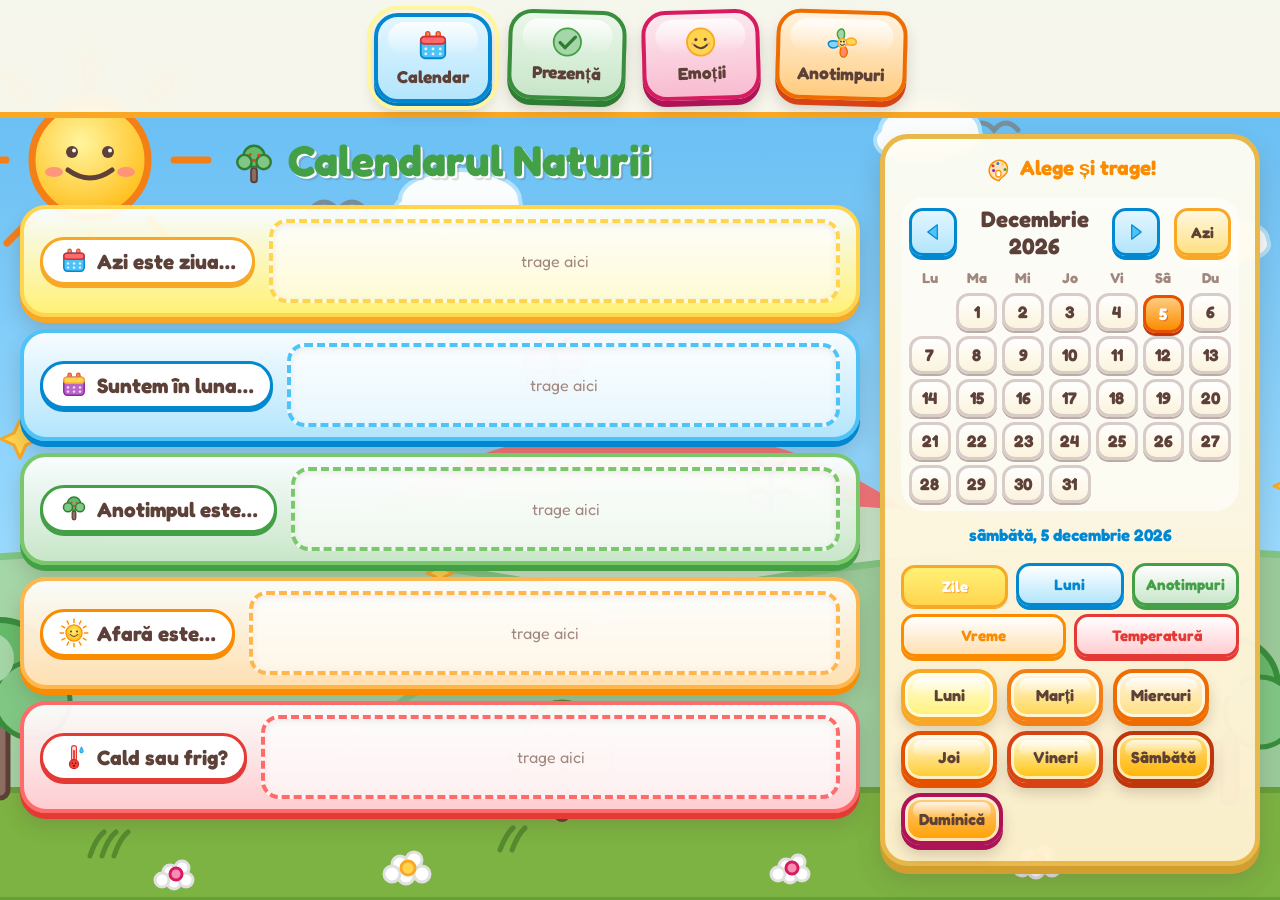
<file: index.html>
<!DOCTYPE html>
<html lang="ro">
<head>
  <meta charset="UTF-8">
  <meta name="viewport" content="width=device-width, initial-scale=1.0">
  <title>Calendarul Naturii — Întâlnirea de dimineață</title>
  <link rel="icon" href="imagini/copac-ico.svg">
  <link rel="stylesheet" href="style.css">
  <script src="script.js" defer></script>
</head>
<body data-pagina="calendar">
  <header class="bara-sus">
    <nav class="meniu" aria-label="Navigație principală">
      <a class="buton-meniu buton-calendar activ" href="index.html" aria-current="page">
        <img src="imagini/calendar-ico.svg" alt="">
        <span>Calendar</span>
      </a>
      <a class="buton-meniu buton-prezenta" href="prezenta.html">
        <img src="imagini/bifa-ico.svg" alt="">
        <span>Prezență</span>
      </a>
      <a class="buton-meniu buton-emotii" href="emotii.html">
        <img src="imagini/fata-zambitoare-ico.svg" alt="">
        <span>Emoții</span>
      </a>
      <a class="buton-meniu buton-anotimpuri" href="anotimpuri.html">
        <img src="imagini/anotimpuri-ico.svg" alt="">
        <span>Anotimpuri</span>
      </a>
    </nav>
  </header>

  <main class="continut">
    <section class="zona-principala" aria-label="Calendarul naturii">
      <h1 class="titlu"><img class="ico-titlu" src="imagini/copac-ico.svg" alt="">Calendarul Naturii</h1>

      <div class="zona-propozitii">
        <div class="propozitie tema-galben">
          <span class="eticheta"><img src="imagini/calendar-ico.svg" alt="">Azi este ziua…</span>
          <div class="zona-drop" data-categorie="zi" aria-label="Ziua săptămânii">
            <span class="text-ajutor">trage aici</span>
          </div>
        </div>

        <div class="propozitie tema-albastru">
          <span class="eticheta"><img src="imagini/calendar-luni-ico.svg" alt="">Suntem în luna…</span>
          <div class="zona-drop" data-categorie="luna" aria-label="Luna anului">
            <span class="text-ajutor">trage aici</span>
          </div>
        </div>

        <div class="propozitie tema-verde">
          <span class="eticheta"><img src="imagini/copac-ico.svg" alt="">Anotimpul este…</span>
          <div class="zona-drop" data-categorie="anotimp" aria-label="Anotimpul">
            <span class="text-ajutor">trage aici</span>
          </div>
        </div>

        <div class="propozitie tema-portocaliu">
          <span class="eticheta"><img src="imagini/soare.svg" alt="">Afară este…</span>
          <div class="zona-drop" data-categorie="vreme" aria-label="Vremea de afară">
            <span class="text-ajutor">trage aici</span>
          </div>
        </div>

        <div class="propozitie tema-rosu">
          <span class="eticheta"><img src="imagini/cald.svg" alt="">Cald sau frig?</span>
          <div class="zona-drop" data-categorie="temperatura" aria-label="Temperatura">
            <span class="text-ajutor">trage aici</span>
          </div>
        </div>
      </div>
    </section>

    <aside class="panou-lateral" aria-label="Alege data și cartonașele de tras">
      <h2 class="titlu-panou"><img class="ico-panou" src="imagini/paleta-ico.svg" alt="">Alege și trage!</h2>

      <div class="panou-data">
        <div class="cap-data">
          <button type="button" class="sageata" id="luna-anterioara" aria-label="Luna anterioară">
            <img src="imagini/sageata-ico.svg" alt="" class="inversat">
          </button>
          <h3 class="titlu-data" id="titlu-data"></h3>
          <button type="button" class="sageata" id="luna-urmatoare" aria-label="Luna următoare">
            <img src="imagini/sageata-ico.svg" alt="">
          </button>
          <button type="button" class="buton-azi" id="buton-azi">Azi</button>
        </div>
        <div class="grila-zile" id="grila-zile"></div>
      </div>

      <p class="subtitlu-data" id="subtitlu-data"></p>

      <div class="file-carti" role="tablist">
        <button type="button" class="fila tema-galben activ" data-fila="zi">Zile</button>
        <button type="button" class="fila tema-albastru" data-fila="luna">Luni</button>
        <button type="button" class="fila tema-verde" data-fila="anotimp">Anotimpuri</button>
        <button type="button" class="fila tema-portocaliu" data-fila="vreme">Vreme</button>
        <button type="button" class="fila tema-rosu" data-fila="temperatura">Temperatură</button>
      </div>

      <div class="grup-fila" data-fila="zi">
        <div class="carti">
          <button type="button" class="card" data-categorie="zi" data-valoare="luni" draggable="true"><span class="nume">Luni</span></button>
          <button type="button" class="card" data-categorie="zi" data-valoare="marti" draggable="true"><span class="nume">Marți</span></button>
          <button type="button" class="card" data-categorie="zi" data-valoare="miercuri" draggable="true"><span class="nume">Miercuri</span></button>
          <button type="button" class="card" data-categorie="zi" data-valoare="joi" draggable="true"><span class="nume">Joi</span></button>
          <button type="button" class="card" data-categorie="zi" data-valoare="vineri" draggable="true"><span class="nume">Vineri</span></button>
          <button type="button" class="card" data-categorie="zi" data-valoare="sambata" draggable="true"><span class="nume">Sâmbătă</span></button>
          <button type="button" class="card" data-categorie="zi" data-valoare="duminica" draggable="true"><span class="nume">Duminică</span></button>
        </div>
      </div>

      <div class="grup-fila" data-fila="luna" hidden>
        <div class="carti">
          <button type="button" class="card" data-categorie="luna" data-valoare="ianuarie" draggable="true"><span class="nume">Ianuarie</span></button>
          <button type="button" class="card" data-categorie="luna" data-valoare="februarie" draggable="true"><span class="nume">Februarie</span></button>
          <button type="button" class="card" data-categorie="luna" data-valoare="martie" draggable="true"><span class="nume">Martie</span></button>
          <button type="button" class="card" data-categorie="luna" data-valoare="aprilie" draggable="true"><span class="nume">Aprilie</span></button>
          <button type="button" class="card" data-categorie="luna" data-valoare="mai" draggable="true"><span class="nume">Mai</span></button>
          <button type="button" class="card" data-categorie="luna" data-valoare="iunie" draggable="true"><span class="nume">Iunie</span></button>
          <button type="button" class="card" data-categorie="luna" data-valoare="iulie" draggable="true"><span class="nume">Iulie</span></button>
          <button type="button" class="card" data-categorie="luna" data-valoare="august" draggable="true"><span class="nume">August</span></button>
          <button type="button" class="card" data-categorie="luna" data-valoare="septembrie" draggable="true"><span class="nume">Septembrie</span></button>
          <button type="button" class="card" data-categorie="luna" data-valoare="octombrie" draggable="true"><span class="nume">Octombrie</span></button>
          <button type="button" class="card" data-categorie="luna" data-valoare="noiembrie" draggable="true"><span class="nume">Noiembrie</span></button>
          <button type="button" class="card" data-categorie="luna" data-valoare="decembrie" draggable="true"><span class="nume">Decembrie</span></button>
        </div>
      </div>

      <div class="grup-fila" data-fila="anotimp" hidden>
        <div class="carti">
          <button type="button" class="card" data-categorie="anotimp" data-valoare="primavara" draggable="true">
            <img src="imagini/asset-floare.svg" alt="Primăvara" draggable="false">
            <span class="nume">Primăvara</span>
          </button>
          <button type="button" class="card" data-categorie="anotimp" data-valoare="vara" draggable="true">
            <img src="imagini/soare.svg" alt="Vara" draggable="false">
            <span class="nume">Vara</span>
          </button>
          <button type="button" class="card" data-categorie="anotimp" data-valoare="toamna" draggable="true">
            <img src="imagini/asset-frunza.svg" alt="Toamna" draggable="false">
            <span class="nume">Toamna</span>
          </button>
          <button type="button" class="card" data-categorie="anotimp" data-valoare="iarna" draggable="true">
            <img src="imagini/asset-fulg.svg" alt="Iarna" draggable="false">
            <span class="nume">Iarna</span>
          </button>
        </div>
      </div>

      <div class="grup-fila" data-fila="vreme" hidden>
        <div class="carti">
          <button type="button" class="card" data-categorie="vreme" data-valoare="soare" draggable="true">
            <img src="imagini/soare.svg" alt="Soare" draggable="false">
            <span class="nume">Soare</span>
          </button>
          <button type="button" class="card" data-categorie="vreme" data-valoare="partial-nor" draggable="true">
            <img src="imagini/partial-nor.svg" alt="Parțial înnorat" draggable="false">
            <span class="nume">Parțial înnorat</span>
          </button>
          <button type="button" class="card" data-categorie="vreme" data-valoare="noros" draggable="true">
            <img src="imagini/noros.svg" alt="Înnorat" draggable="false">
            <span class="nume">Înnorat</span>
          </button>
          <button type="button" class="card" data-categorie="vreme" data-valoare="ploua" draggable="true">
            <img src="imagini/ploaie.svg" alt="Plouă" draggable="false">
            <span class="nume">Plouă</span>
          </button>
          <button type="button" class="card" data-categorie="vreme" data-valoare="ninge" draggable="true">
            <img src="imagini/zapada.svg" alt="Ninge" draggable="false">
            <span class="nume">Ninge</span>
          </button>
          <button type="button" class="card" data-categorie="vreme" data-valoare="vant" draggable="true">
            <img src="imagini/vant.svg" alt="Vânt" draggable="false">
            <span class="nume">Vânt</span>
          </button>
        </div>
      </div>

      <div class="grup-fila" data-fila="temperatura" hidden>
        <div class="carti">
          <button type="button" class="card" data-categorie="temperatura" data-valoare="cald" draggable="true">
            <img src="imagini/cald.svg" alt="Cald" draggable="false">
            <span class="nume">Cald</span>
          </button>
          <button type="button" class="card" data-categorie="temperatura" data-valoare="frig" draggable="true">
            <img src="imagini/frig.svg" alt="Frig" draggable="false">
            <span class="nume">Frig</span>
          </button>
        </div>
      </div>
    </aside>
  </main>
</body>
</html>
</file>
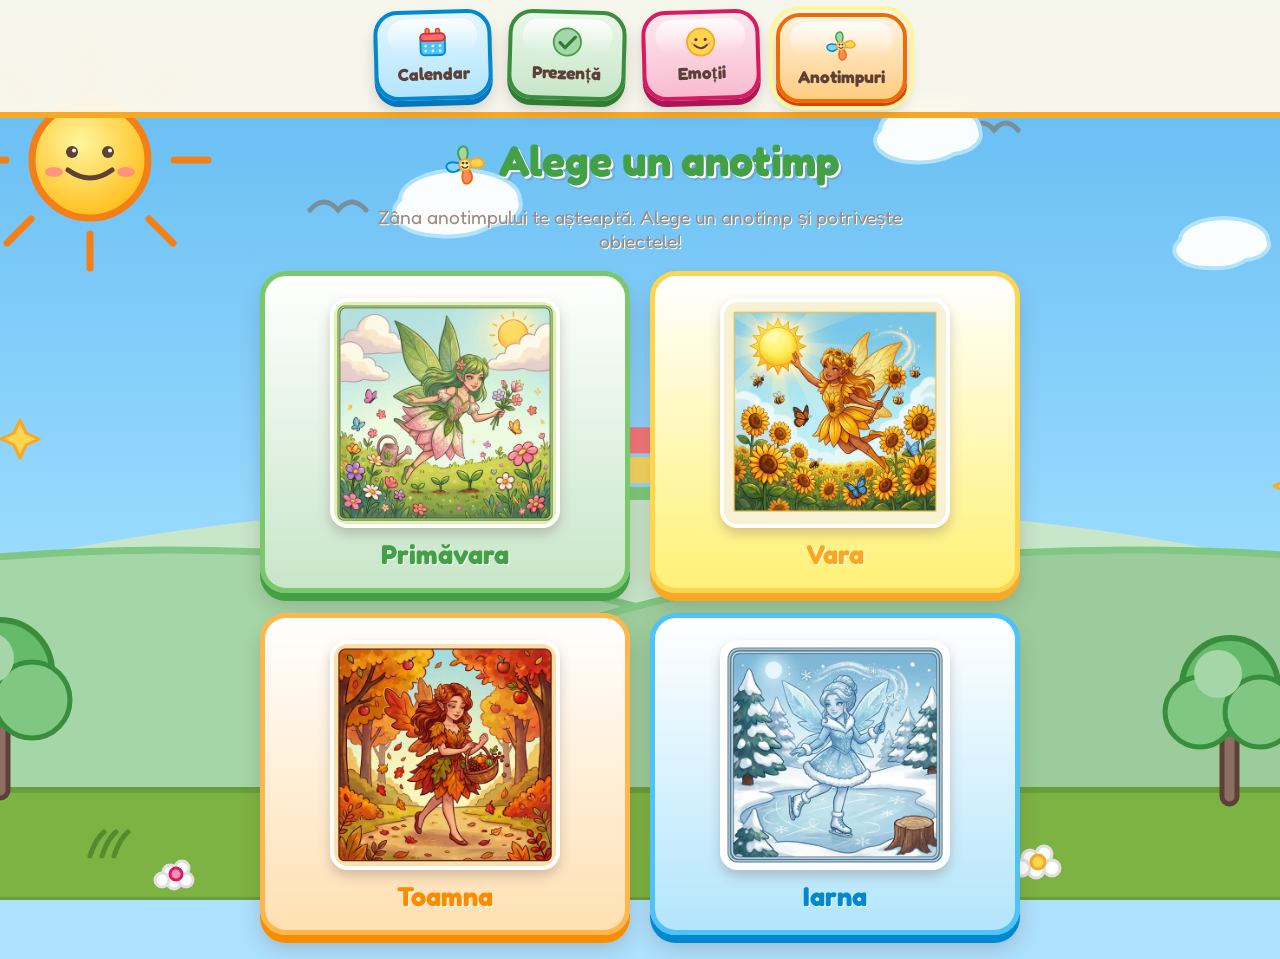
<file: anotimpuri.html>
<!DOCTYPE html>
<html lang="ro">
<head>
  <meta charset="UTF-8">
  <meta name="viewport" content="width=device-width, initial-scale=1.0">
  <title>Anotimpurile — Întâlnirea de dimineață</title>
  <link rel="icon" href="imagini/anotimpuri-ico.svg">
  <link rel="stylesheet" href="style.css">
  <script src="script.js" defer></script>
</head>
<body data-pagina="anotimpuri">
  <header class="bara-sus">
    <nav class="meniu" aria-label="Navigație principală">
      <a class="buton-meniu buton-calendar" href="index.html">
        <img src="imagini/calendar-ico.svg" alt="">
        <span>Calendar</span>
      </a>
      <a class="buton-meniu buton-prezenta" href="prezenta.html">
        <img src="imagini/bifa-ico.svg" alt="">
        <span>Prezență</span>
      </a>
      <a class="buton-meniu buton-emotii" href="emotii.html">
        <img src="imagini/fata-zambitoare-ico.svg" alt="">
        <span>Emoții</span>
      </a>
      <a class="buton-meniu buton-anotimpuri activ" href="anotimpuri.html" aria-current="page">
        <img src="imagini/anotimpuri-ico.svg" alt="">
        <span>Anotimpuri</span>
      </a>
    </nav>
  </header>

  <main class="continut" id="continut-anotimpuri">
    <section class="zona-principala" aria-label="Alege anotimpul" id="view-alegere">
      <h1 class="titlu"><img class="ico-titlu" src="imagini/anotimpuri-ico.svg" alt="">Alege un anotimp</h1>
      <p class="text-intro-alegere">Zâna anotimpului te așteaptă. Alege un anotimp și potrivește obiectele!</p>

      <div class="grid-alegere-anotimp" id="grid-alegere">
        <button type="button" class="alegere-anotimp tema-verde" data-anotimp="primavara">
          <img src="imagini/zana-primavara.jpg" alt="">
          <span>Primăvara</span>
        </button>
        <button type="button" class="alegere-anotimp tema-galben" data-anotimp="vara">
          <img src="imagini/zana-vara.jpg" alt="">
          <span>Vara</span>
        </button>
        <button type="button" class="alegere-anotimp tema-portocaliu" data-anotimp="toamna">
          <img src="imagini/zana-toamna.jpg" alt="">
          <span>Toamna</span>
        </button>
        <button type="button" class="alegere-anotimp tema-albastru" data-anotimp="iarna">
          <img src="imagini/zana-iarna.jpg" alt="">
          <span>Iarna</span>
        </button>
      </div>
    </section>

    <section class="zona-principala" aria-label="Jocul anotimpurilor" id="view-joc" hidden>
      <div class="cap-joc">
        <button type="button" class="buton-inapoi" id="buton-inapoi">
          <img class="ico-inapoi" src="imagini/sageata-ico.svg" alt="" width="18" height="18">
          Schimbă anotimpul
        </button>
        <h1 class="titlu" id="titlu-joc">Primăvara</h1>
      </div>

      <p class="bara-progres" id="bara-progres">
        <img src="imagini/creion-ico.svg" alt="" class="ico-progres">
        <span class="text-progres" id="text-progres">0 din 4 potrivite</span>
        <span class="pista-progres"><span class="umplere-progres" id="umplere-progres"></span></span>
      </p>

      <div class="zona-anotimpuri">
        <div class="zona-drop zona-anotimp" id="zona-joc" data-anotimp="primavara" aria-label="Zona de potrivire">
          <span class="eticheta-anotimp">
            <span id="eticheta-anotimp">Primăvara</span>
          </span>
          <span class="text-ajutor">trage obiectele aici</span>
        </div>
      </div>

      <p class="mesaj-final" id="mesaj-final" hidden>Bravo! Ai potrivit toate obiectele!</p>
      <div class="actiuni-joc">
        <button type="button" class="buton-reset" id="buton-reset" hidden>Joacă din nou</button>
      </div>
    </section>

    <aside class="panou-lateral" id="panou-obiecte" aria-label="Obiectele de potrivit" hidden>
      <h2 class="titlu-panou"><img class="ico-panou" src="imagini/cos-ico.svg" alt="">Căsuța cu obiecte</h2>

      <div class="grup-fila" data-fila="obiecte">
        <div class="carti carti-obiecte" id="carti-obiecte">
          <button type="button" class="card tema-portocaliu" data-anotimp="toamna" data-obiect="mar" draggable="true">
            <img src="imagini/asset-mar.svg" alt="Măr" draggable="false">
            <span class="nume">Măr</span>
          </button>
          <button type="button" class="card tema-portocaliu" data-anotimp="toamna" data-obiect="frunza" draggable="true">
            <img src="imagini/asset-frunza.svg" alt="Frunză" draggable="false">
            <span class="nume">Frunză</span>
          </button>
          <button type="button" class="card tema-portocaliu" data-anotimp="toamna" data-obiect="umbrela" draggable="true">
            <img src="imagini/asset-umbrela.svg" alt="Umbrelă" draggable="false">
            <span class="nume">Umbrelă</span>
          </button>
          <button type="button" class="card tema-portocaliu" data-anotimp="toamna" data-obiect="dovleac" draggable="true">
            <img src="imagini/asset-dovleac.svg" alt="Dovleac" draggable="false">
            <span class="nume">Dovleac</span>
          </button>
          <button type="button" class="card tema-albastru" data-anotimp="iarna" data-obiect="caciula" draggable="true">
            <img src="imagini/asset-caciula.svg" alt="Căciulă" draggable="false">
            <span class="nume">Căciulă</span>
          </button>
          <button type="button" class="card tema-albastru" data-anotimp="iarna" data-obiect="om-zapada" draggable="true">
            <img src="imagini/asset-om-zapada.svg" alt="Om de zăpadă" draggable="false">
            <span class="nume">Om de zăpadă</span>
          </button>
          <button type="button" class="card tema-albastru" data-anotimp="iarna" data-obiect="manusi" draggable="true">
            <img src="imagini/asset-manusi.svg" alt="Mănuși" draggable="false">
            <span class="nume">Mănuși</span>
          </button>
          <button type="button" class="card tema-albastru" data-anotimp="iarna" data-obiect="fulg" draggable="true">
            <img src="imagini/asset-fulg.svg" alt="Fulg de zăpadă" draggable="false">
            <span class="nume">Fulg de zăpadă</span>
          </button>
          <button type="button" class="card tema-verde" data-anotimp="primavara" data-obiect="floare" draggable="true">
            <img src="imagini/asset-floare.svg" alt="Floare" draggable="false">
            <span class="nume">Floare</span>
          </button>
          <button type="button" class="card tema-verde" data-anotimp="primavara" data-obiect="fluture" draggable="true">
            <img src="imagini/asset-fluture.svg" alt="Fluture" draggable="false">
            <span class="nume">Fluture</span>
          </button>
          <button type="button" class="card tema-verde" data-anotimp="primavara" data-obiect="barza" draggable="true">
            <img src="imagini/asset-barza.svg" alt="Barză" draggable="false">
            <span class="nume">Barză</span>
          </button>
          <button type="button" class="card tema-verde" data-anotimp="primavara" data-obiect="zmeu" draggable="true">
            <img src="imagini/asset-zmeu.svg" alt="Zmeu" draggable="false">
            <span class="nume">Zmeu</span>
          </button>
          <button type="button" class="card tema-galben" data-anotimp="vara" data-obiect="inghetata" draggable="true">
            <img src="imagini/asset-inghetata.svg" alt="Înghețată" draggable="false">
            <span class="nume">Înghețată</span>
          </button>
          <button type="button" class="card tema-galben" data-anotimp="vara" data-obiect="minge" draggable="true">
            <img src="imagini/asset-minge.svg" alt="Minge de plajă" draggable="false">
            <span class="nume">Minge de plajă</span>
          </button>
          <button type="button" class="card tema-galben" data-anotimp="vara" data-obiect="ochelari" draggable="true">
            <img src="imagini/asset-ochelari.svg" alt="Ochelari de soare" draggable="false">
            <span class="nume">Ochelari de soare</span>
          </button>
          <button type="button" class="card tema-galben" data-anotimp="vara" data-obiect="pepene" draggable="true">
            <img src="imagini/asset-pepene.svg" alt="Felie de pepene" draggable="false">
            <span class="nume">Felie de pepene</span>
          </button>
        </div>
      </div>
    </aside>
  </main>
</body>
</html>
</file>
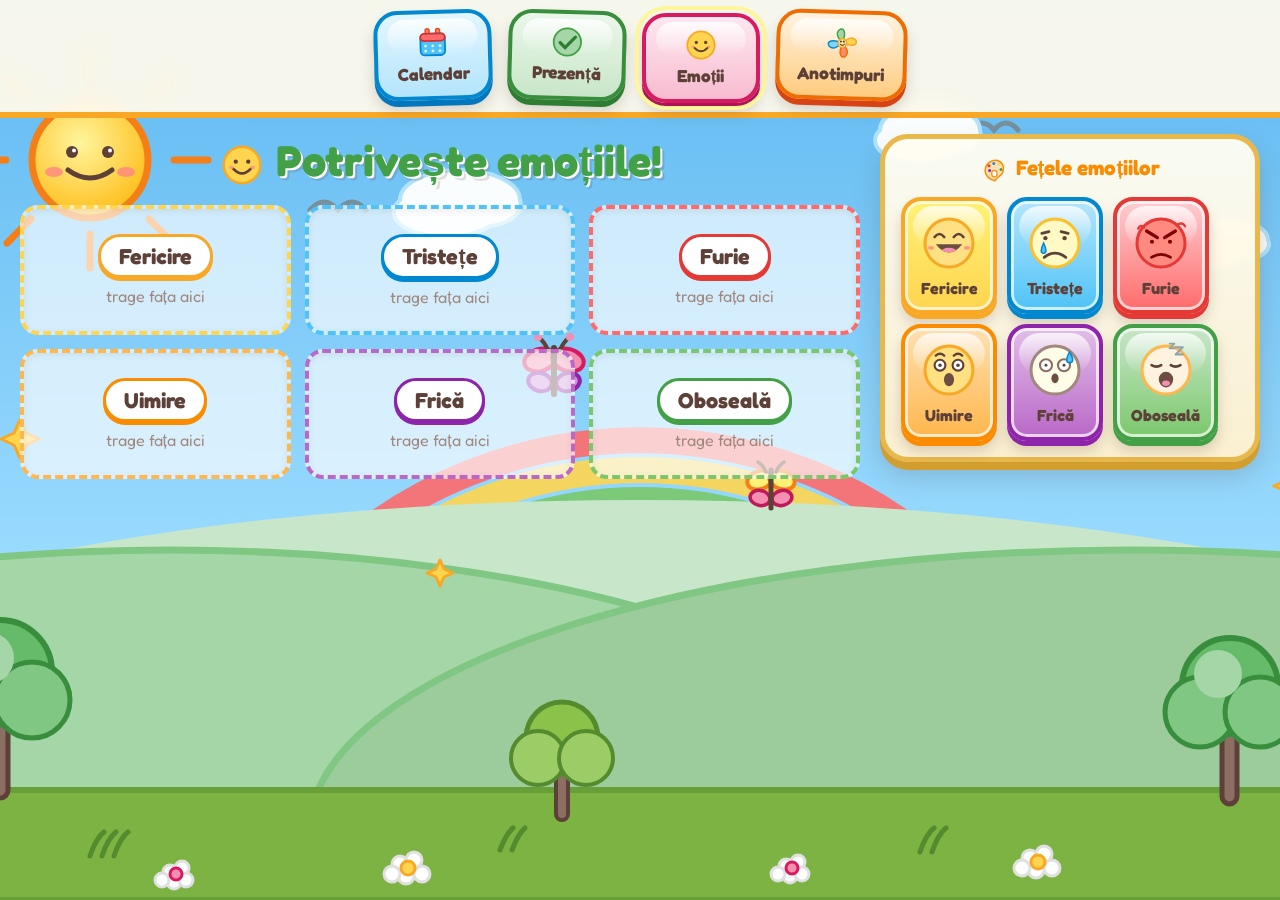
<file: emotii.html>
<!DOCTYPE html>
<html lang="ro">
<head>
  <meta charset="UTF-8">
  <meta name="viewport" content="width=device-width, initial-scale=1.0">
  <title>Emoții — Întâlnirea de dimineață</title>
  <link rel="icon" href="imagini/fata-zambitoare-ico.svg">
  <link rel="stylesheet" href="style.css">
  <script src="script.js" defer></script>
</head>
<body data-pagina="emotii">
  <header class="bara-sus">
    <nav class="meniu" aria-label="Navigație principală">
      <a class="buton-meniu buton-calendar" href="index.html">
        <img src="imagini/calendar-ico.svg" alt="">
        <span>Calendar</span>
      </a>
      <a class="buton-meniu buton-prezenta" href="prezenta.html">
        <img src="imagini/bifa-ico.svg" alt="">
        <span>Prezență</span>
      </a>
      <a class="buton-meniu buton-emotii activ" href="emotii.html" aria-current="page">
        <img src="imagini/fata-zambitoare-ico.svg" alt="">
        <span>Emoții</span>
      </a>
      <a class="buton-meniu buton-anotimpuri" href="anotimpuri.html">
        <img src="imagini/anotimpuri-ico.svg" alt="">
        <span>Anotimpuri</span>
      </a>
    </nav>
  </header>

  <main class="continut">
    <section class="zona-principala" aria-label="Jocul emoțiilor">
      <h1 class="titlu"><img class="ico-titlu" src="imagini/fata-zambitoare-ico.svg" alt="">Potrivește emoțiile!</h1>

      <div class="zona-emotii">
        <div class="zona-drop cutie-emotie tema-galben" data-emotie="fericire">
          <span class="eticheta-emotie">Fericire</span>
          <span class="text-ajutor">trage fața aici</span>
        </div>
        <div class="zona-drop cutie-emotie tema-albastru" data-emotie="tristete">
          <span class="eticheta-emotie">Tristețe</span>
          <span class="text-ajutor">trage fața aici</span>
        </div>
        <div class="zona-drop cutie-emotie tema-rosu" data-emotie="furie">
          <span class="eticheta-emotie">Furie</span>
          <span class="text-ajutor">trage fața aici</span>
        </div>
        <div class="zona-drop cutie-emotie tema-portocaliu" data-emotie="uimire">
          <span class="eticheta-emotie">Uimire</span>
          <span class="text-ajutor">trage fața aici</span>
        </div>
        <div class="zona-drop cutie-emotie tema-violet" data-emotie="frica">
          <span class="eticheta-emotie">Frică</span>
          <span class="text-ajutor">trage fața aici</span>
        </div>
        <div class="zona-drop cutie-emotie tema-verde" data-emotie="oboseala">
          <span class="eticheta-emotie">Oboseală</span>
          <span class="text-ajutor">trage fața aici</span>
        </div>
      </div>

      <p class="mesaj-final" id="mesaj-final" hidden>Bravo! Ați potrivit toate emoțiile!</p>
      <button type="button" class="buton-reset" id="buton-reset" hidden>Joacă din nou</button>
    </section>

    <aside class="panou-lateral" aria-label="Fețele emoțiilor">
      <h2 class="titlu-panou"><img class="ico-panou" src="imagini/paleta-ico.svg" alt="">Fețele emoțiilor</h2>

      <div class="grup-fila" data-fila="fete">
        <div class="carti">
          <button type="button" class="card tema-galben" data-emotie="fericire" draggable="true">
            <img src="imagini/fericire.svg" alt="Fericire" draggable="false">
            <span class="nume">Fericire</span>
          </button>
          <button type="button" class="card tema-albastru" data-emotie="tristete" draggable="true">
            <img src="imagini/tristete.svg" alt="Tristețe" draggable="false">
            <span class="nume">Tristețe</span>
          </button>
          <button type="button" class="card tema-rosu" data-emotie="furie" draggable="true">
            <img src="imagini/furie.svg" alt="Furie" draggable="false">
            <span class="nume">Furie</span>
          </button>
          <button type="button" class="card tema-portocaliu" data-emotie="uimire" draggable="true">
            <img src="imagini/uimire.svg" alt="Uimire" draggable="false">
            <span class="nume">Uimire</span>
          </button>
          <button type="button" class="card tema-violet" data-emotie="frica" draggable="true">
            <img src="imagini/frica.svg" alt="Frică" draggable="false">
            <span class="nume">Frică</span>
          </button>
          <button type="button" class="card tema-verde" data-emotie="oboseala" draggable="true">
            <img src="imagini/oboseala.svg" alt="Oboseală" draggable="false">
            <span class="nume">Oboseală</span>
          </button>
        </div>
      </div>
    </aside>
  </main>
</body>
</html>
</file>
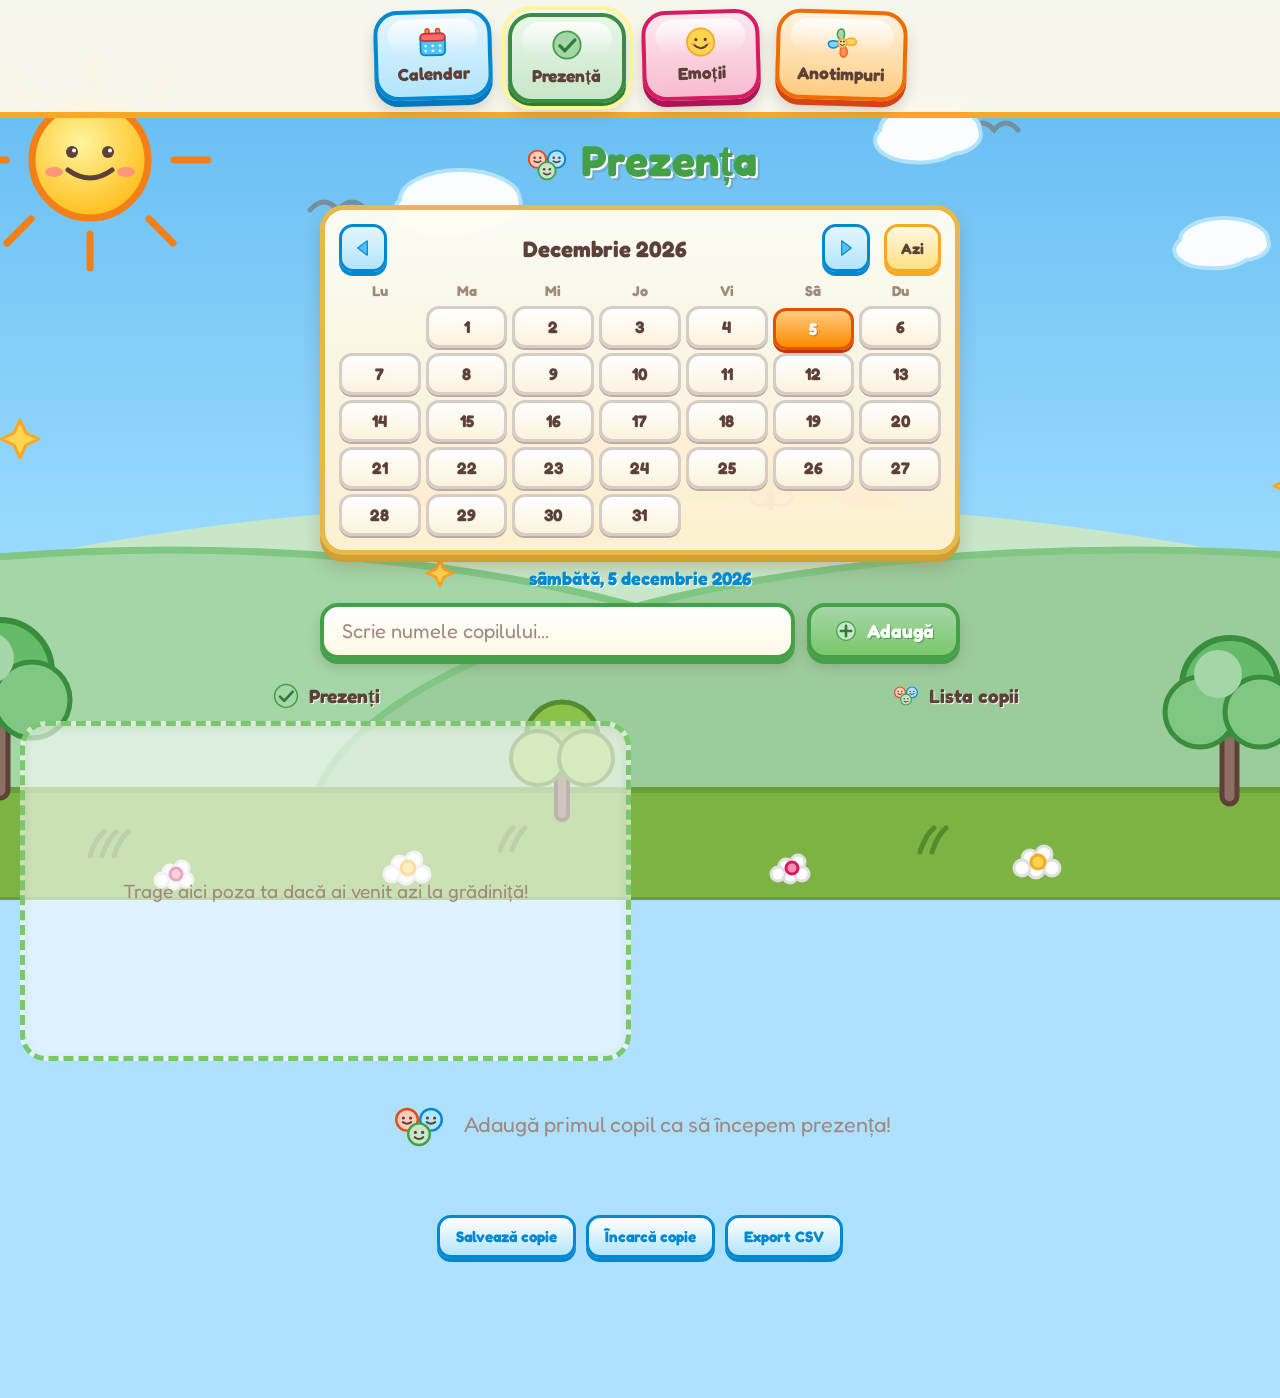
<file: prezenta.html>
<!DOCTYPE html>
<html lang="ro">
<head>
  <meta charset="UTF-8">
  <meta name="viewport" content="width=device-width, initial-scale=1.0">
  <title>Prezență — Întâlnirea de dimineață</title>
  <link rel="icon" href="imagini/bifa-ico.svg">
  <link rel="stylesheet" href="style.css">
  <script src="script.js" defer></script>
</head>
<body data-pagina="prezenta">
  <header class="bara-sus">
    <nav class="meniu" aria-label="Navigație principală">
      <a class="buton-meniu buton-calendar" href="index.html">
        <img src="imagini/calendar-ico.svg" alt="">
        <span>Calendar</span>
      </a>
      <a class="buton-meniu buton-prezenta activ" href="prezenta.html" aria-current="page">
        <img src="imagini/bifa-ico.svg" alt="">
        <span>Prezență</span>
      </a>
      <a class="buton-meniu buton-emotii" href="emotii.html">
        <img src="imagini/fata-zambitoare-ico.svg" alt="">
        <span>Emoții</span>
      </a>
      <a class="buton-meniu buton-anotimpuri" href="anotimpuri.html">
        <img src="imagini/anotimpuri-ico.svg" alt="">
        <span>Anotimpuri</span>
      </a>
    </nav>
  </header>

  <main class="continut continut-prezenta">
    <section class="zona-principala" aria-label="Prezența">
      <h1 class="titlu"><img class="ico-titlu" src="imagini/copii-ico.svg" alt="">Prezența</h1>

      <div class="panou-data">
        <div class="cap-data">
          <button type="button" class="sageata" id="luna-anterioara" aria-label="Luna anterioară">
            <img src="imagini/sageata-ico.svg" alt="" class="inversat">
          </button>
          <h2 class="titlu-data" id="titlu-data"></h2>
          <button type="button" class="sageata" id="luna-urmatoare" aria-label="Luna următoare">
            <img src="imagini/sageata-ico.svg" alt="">
          </button>
          <button type="button" class="buton-azi" id="buton-azi">Azi</button>
        </div>
        <div class="grila-zile" id="grila-zile"></div>
      </div>

      <p class="subtitlu-data" id="subtitlu-data"></p>

      <div class="bara-adaugare">
        <input type="text" id="input-nume" class="input-nume" placeholder="Scrie numele copilului…" maxlength="30" autocomplete="off" aria-label="Numele copilului">
        <button type="button" id="buton-adauga" class="buton-adauga">
          <img src="imagini/plus-ico.svg" alt="">
          <span>Adaugă</span>
        </button>
      </div>

      <div class="rand-zone">
        <section class="coloana-zona" aria-label="Cei prezenți">
          <h2 class="titlu-zona"><img src="imagini/bifa-ico.svg" alt="">Prezenți</h2>
          <div class="cutie-prezenta" id="cutie-prezenta" data-zona="prezenta">
            <span class="text-ajutor-prezenta">
              <span>Trage aici poza ta dacă ai venit azi la grădiniță!</span>
            </span>
          </div>
        </section>

        <section class="coloana-zona" aria-label="Toți copiii">
          <h2 class="titlu-zona"><img src="imagini/copii-ico.svg" alt="">Lista copii</h2>
          <ul class="lista-copii" id="lista-copii" data-zona="abzenta"></ul>
        </section>
      </div>

      <p class="mesaj-gol" id="mesaj-gol">
        <img src="imagini/copii-ico.svg" alt="">
        <span>Adaugă primul copil ca să începem prezența!</span>
      </p>

      <div class="bara-copii">
        <button type="button" id="buton-copie" class="buton-copie" title="Salvează o copie: copii, prezență și zilele din calendar">
          <span>Salvează copie</span>
        </button>
        <button type="button" id="buton-import" class="buton-copie" title="Încarcă o copie salvată (copii + calendar)">
          <span>Încarcă copie</span>
        </button>
        <button type="button" id="buton-csv" class="buton-copie" title="Descarcă prezența în format CSV">
          <span>Export CSV</span>
        </button>
      </div>

      <input type="file" id="input-import" accept=".json,application/json" hidden>
      <input type="file" id="input-poza" accept="image/*" hidden>
    </section>

    <footer class="bara-numar" id="bara-numar" aria-live="polite"></footer>
  </main>
</body>
</html>
</file>
<file: style.css>
@font-face {
  font-family: "Fredoka";
  src: url("fonturi/Fredoka.ttf") format("truetype");
  font-weight: 300 700;
  font-display: swap;
}

:root {
  --galben: #FFD54F;
  --galben-deschis: #FFF176;
  --galben-inchis: #F9A825;
  --portocaliu: #FFB74D;
  --portocaliu-deschis: #FFE0B2;
  --portocaliu-inchis: #FB8C00;
  --rosu: #FF6B6B;
  --rosu-deschis: #FFCDD2;
  --rosu-inchis: #E53935;
  --verde: #7BC86C;
  --verde-deschis: #C8E6C9;
  --verde-inchis: #43A047;
  --albastru: #4FC3F7;
  --albastru-deschis: #B3E5FC;
  --albastru-inchis: #0288D1;
  --violet: #BA68C8;
  --violet-deschis: #E1BEE7;
  --violet-inchis: #8E24AA;
  --roz: #F48FB1;
  --roz-deschis: #F8BBD0;
  --roz-inchis: #D81B60;
  --maro: #5D4037;
  --maro-soft: #A1887F;
  --alb: #FFFFFF;
  --umbra: rgba(93, 64, 55, 0.22);
  --raza-mare: 26px;
  --raza-mica: 18px;
}

* {
  margin: 0;
  padding: 0;
  box-sizing: border-box;
}

html {
  height: 100%;
}

body {
  min-height: 100%;
  font-family: "Fredoka", "Comic Sans MS", "Comic Neue", "Chalkboard SE", "Segoe Print", "Marker Felt", sans-serif;
  color: var(--maro);
  background-color: #AEE1FF;
  background-image: url("imagini/fundal.svg");
  background-size: cover;
  background-position: center;
  background-attachment: fixed;
  user-select: none;
  -webkit-user-select: none;
  -webkit-tap-highlight-color: transparent;
  overflow-x: hidden;
}

body.fundal-primavara { background-image: url("imagini/fundal-primavara.svg"); }
body.fundal-vara { background-image: url("imagini/fundal-vara.svg"); }
body.fundal-toamna { background-image: url("imagini/fundal-toamna.svg"); }
body.fundal-iarna { background-image: url("imagini/fundal-iarna.svg"); }

img {
  pointer-events: none;
  -webkit-user-drag: none;
}

/* ---------- antet + ghirlandă de bunting ---------- */

.bara-sus {
  position: sticky;
  top: 0;
  z-index: 100;
  display: flex;
  justify-content: center;
  padding: 10px 12px 12px;
  background: rgba(255, 250, 235, 0.94);
  backdrop-filter: blur(8px);
  -webkit-backdrop-filter: blur(8px);
  border-bottom: 6px solid var(--galben-inchis);
}

.meniu {
  display: flex;
  gap: 16px;
}

.buton-meniu {
  position: relative;
  display: inline-flex;
  flex-direction: column;
  align-items: center;
  justify-content: center;
  gap: 2px;
  min-width: 118px;
  padding: 10px 18px 12px;
  border-radius: 24px;
  border: 4px solid;
  font-family: inherit;
  font-size: 1.08rem;
  font-weight: bold;
  color: var(--maro);
  text-decoration: none;
  cursor: pointer;
  transition: transform 0.18s cubic-bezier(0.34, 1.56, 0.64, 1), box-shadow 0.18s;
}

.buton-meniu::before {
  content: "";
  position: absolute;
  top: 5px;
  left: 10px;
  right: 10px;
  height: 42%;
  border-radius: 999px;
  background: linear-gradient(180deg, rgba(255, 255, 255, 0.85), rgba(255, 255, 255, 0));
  pointer-events: none;
}

.buton-meniu img {
  width: 36px;
  height: 36px;
  position: relative;
  z-index: 1;
}

.buton-meniu span {
  position: relative;
  z-index: 1;
}

.buton-calendar { background: linear-gradient(#E3F6FF, #B3E5FC); border-color: #0288D1; box-shadow: 0 6px 0 #0277BD, 0 10px 14px var(--umbra); }
.buton-prezenta { background: linear-gradient(#EAF7E9, #C8E6C9); border-color: #388E3C; box-shadow: 0 6px 0 #2E7D32, 0 10px 14px var(--umbra); }
.buton-emotii { background: linear-gradient(#FDE8F0, #F8BBD0); border-color: #D81B60; box-shadow: 0 6px 0 #AD1457, 0 10px 14px var(--umbra); }
.buton-anotimpuri { background: linear-gradient(#FFF3E0, #FFCC80); border-color: #EF6C00; box-shadow: 0 6px 0 #D84315, 0 10px 14px var(--umbra); }

.buton-meniu:nth-child(odd) { transform: rotate(-1.6deg); }
.buton-meniu:nth-child(even) { transform: rotate(1.6deg); }

.buton-meniu:hover {
  transform: translateY(-5px) scale(1.07) rotate(0deg);
}

.buton-meniu:active {
  transform: translateY(3px) rotate(0deg);
  box-shadow: 0 2px 0 var(--maro-soft), 0 4px 8px var(--umbra);
}

.buton-meniu.activ {
  transform: translateY(3px) rotate(0deg);
  outline: 4px solid #FFF59D;
  outline-offset: 3px;
}

.buton-meniu.activ:hover {
  transform: translateY(-3px) scale(1.05) rotate(0deg);
}

/* ---------- conținut ---------- */

.continut {
  display: grid;
  grid-template-columns: minmax(0, 1fr) 380px;
  gap: 20px;
  max-width: 1500px;
  margin: 0 auto;
  padding: 16px 20px 24px;
}

.continut-ingust {
  grid-template-columns: minmax(0, 900px);
  justify-content: center;
}

.titlu {
  text-align: center;
  font-size: clamp(1.9rem, 3.4vw, 2.7rem);
  color: var(--verde-inchis);
  text-shadow: 2px 2px 0 #FFFFFF, 4px 4px 0 rgba(93, 64, 55, 0.18);
  margin-bottom: 16px;
  animation: intrare 0.6s cubic-bezier(0.34, 1.56, 0.64, 1) both;
}

.ico-titlu {
  width: 48px;
  height: 48px;
  vertical-align: middle;
  margin-right: 10px;
  animation: plutire 3s ease-in-out infinite;
}

.ico-zana {
  object-fit: cover;
  border-radius: 12px;
  border: 3px solid #FFFFFF;
  box-shadow: 0 3px 6px rgba(93, 64, 55, 0.25);
  animation: plutire 3s ease-in-out infinite;
}

.zona-propozitii {
  display: flex;
  flex-direction: column;
  gap: 12px;
}

.propozitie {
  display: flex;
  align-items: center;
  gap: 14px;
  padding: 10px 16px;
  background: linear-gradient(180deg, rgba(255, 255, 255, 0.94), var(--culoare-deschisa));
  border: 4px solid var(--culoare, var(--albastru));
  border-radius: var(--raza-mare);
  box-shadow: 0 6px 0 var(--culoare-inchisa, var(--albastru-inchis)), 0 12px 20px var(--umbra);
}

.propozitie .eticheta {
  display: inline-flex;
  align-items: center;
  gap: 8px;
  background: #FFFFFF;
  border: 3px solid var(--culoare-inchisa, var(--albastru-inchis));
  border-radius: 999px;
  padding: 6px 16px;
  box-shadow: 0 3px 0 var(--culoare-inchisa, var(--albastru-inchis));
  font-size: clamp(1rem, 1.7vw, 1.3rem);
  font-weight: bold;
  white-space: nowrap;
}

.propozitie .eticheta img {
  width: 30px;
  height: 30px;
}

.zona-drop {
  flex: 1;
  min-height: 84px;
  display: flex;
  align-items: center;
  justify-content: center;
  flex-wrap: wrap;
  gap: 8px;
  padding: 8px;
  border: 4px dashed var(--culoare, var(--albastru));
  border-radius: var(--raza-mica);
  background-color: rgba(255, 255, 255, 0.66);
  box-shadow: inset 0 2px 6px rgba(93, 64, 55, 0.10);
  transition: border-color 0.2s, border-style 0.2s, box-shadow 0.2s;
}

.zona-drop .text-ajutor {
  font-size: 1rem;
  color: var(--maro-soft);
  pointer-events: none;
}

.zona-drop.zona-activa {
  border-style: solid;
  border-color: var(--culoare, var(--albastru));
  background-color: var(--culoare-deschisa, var(--albastru-deschis));
  box-shadow:
    inset 0 2px 6px rgba(93, 64, 55, 0.10),
    0 0 0 4px color-mix(in srgb, var(--culoare, var(--albastru)) 35%, transparent);
  animation: puls 0.7s ease-in-out infinite;
}

.zona-drop.zona-umpluta {
  border-style: solid;
  background-image: linear-gradient(180deg, rgba(255, 255, 255, 0.9), var(--culoare-deschisa, var(--albastru-deschis)));
  background-color: transparent;
  cursor: pointer;
}

.zona-drop.zona-umpluta .text-ajutor {
  display: none;
}

.zona-drop .card {
  animation: intrare 0.45s cubic-bezier(0.34, 1.56, 0.64, 1) both;
  cursor: default;
  pointer-events: none;
  padding: 8px 12px;
  min-width: 0;
}

.zona-drop .card img {
  width: 76px;
  height: 76px;
}

/* ---------- panoul lateral ---------- */

.panou-lateral {
  align-self: start;
  position: sticky;
  top: 108px;
  display: flex;
  flex-direction: column;
  gap: 12px;
  padding: 16px;
  background: linear-gradient(180deg, rgba(255, 253, 243, 0.96), rgba(255, 241, 207, 0.96));
  border: 5px solid #E8B84B;
  border-radius: 28px;
  box-shadow: 0 8px 0 #D19E2F, 0 14px 26px var(--umbra);
}

.panou-lateral[hidden] {
  display: none;
}

#view-alegere[hidden],
#view-joc[hidden] {
  display: none;
}

.mesaj-final[hidden],
.buton-reset[hidden] {
  display: none;
}

.titlu-panou {
  font-size: 1.3rem;
  color: var(--portocaliu-inchis);
  text-align: center;
  text-shadow: 1px 1px 0 #FFFFFF;
}

.ico-panou {
  width: 30px;
  height: 30px;
  vertical-align: middle;
  margin-right: 6px;
}

.file-carti {
  display: flex;
  flex-wrap: wrap;
  gap: 8px;
}

.fila {
  flex: 1;
  min-width: 88px;
  padding: 9px 10px;
  font-family: inherit;
  font-size: 0.95rem;
  font-weight: bold;
  color: var(--culoare-inchisa, var(--maro));
  background: linear-gradient(#FFFFFF, var(--culoare-deschisa, #FFF3D6));
  border: 3px solid var(--culoare-inchisa, var(--albastru-inchis));
  border-radius: 14px;
  box-shadow: 0 4px 0 var(--culoare-inchisa, var(--albastru-inchis));
  cursor: pointer;
  transition: transform 0.15s cubic-bezier(0.34, 1.56, 0.64, 1), box-shadow 0.15s, background 0.15s;
}

.fila:hover {
  animation: balans 0.4s ease-in-out infinite alternate;
}

.fila:active {
  animation: none;
  transform: translateY(2px);
  box-shadow: 0 1px 0 var(--culoare-inchisa, var(--albastru-inchis));
}

.fila.activ {
  background: linear-gradient(var(--culoare-deschisa, var(--albastru-deschis)), var(--culoare, var(--albastru)));
  border-color: var(--culoare-inchisa, var(--albastru-inchis));
  color: #FFFFFF;
  text-shadow: 1px 1px 0 var(--culoare-inchisa, var(--albastru-inchis));
  transform: translateY(2px);
  box-shadow: 0 1px 0 var(--culoare-inchisa, var(--albastru-inchis));
}

.fila.activ:hover {
  animation: none;
}

.grup-fila[hidden] {
  display: none;
}

.carti {
  display: flex;
  flex-wrap: wrap;
  gap: 10px;
}

/* ---------- cartonașe (stickere) ---------- */

.card {
  position: relative;
  display: inline-flex;
  flex-direction: column;
  align-items: center;
  justify-content: center;
  gap: 5px;
  min-width: 96px;
  padding: 12px 14px;
  background: linear-gradient(180deg, var(--culoare-deschisa, var(--albastru-deschis)), var(--culoare, var(--albastru)));
  border: 4px solid var(--culoare-inchisa, var(--albastru-inchis));
  border-radius: 20px;
  box-shadow: inset 0 0 0 3px rgba(255, 255, 255, 0.7), 0 5px 0 var(--culoare-inchisa, var(--albastru-inchis)), 0 10px 14px var(--umbra);
  font-family: inherit;
  cursor: grab;
  touch-action: none;
  transition: transform 0.16s cubic-bezier(0.34, 1.56, 0.64, 1), box-shadow 0.16s;
}

.card::after {
  content: "";
  position: absolute;
  top: 5px;
  left: 8px;
  right: 8px;
  height: 38%;
  border-radius: 999px;
  background: linear-gradient(180deg, rgba(255, 255, 255, 0.8), rgba(255, 255, 255, 0));
  pointer-events: none;
}

.card img {
  width: 60px;
  height: 60px;
  position: relative;
  z-index: 1;
}

.card .nume {
  font-size: 1rem;
  font-weight: bold;
  color: var(--maro);
  position: relative;
  z-index: 1;
}

.grup-fila[data-fila="anotimp"] .card {
  min-width: 108px;
}

.grup-fila[data-fila="anotimp"] .card img {
  width: 86px;
  height: 86px;
}

.card:hover {
  transform: translateY(-5px) rotate(-2deg) scale(1.08);
  box-shadow: inset 0 0 0 3px rgba(255, 255, 255, 0.7), 0 9px 0 var(--culoare-inchisa, var(--albastru-inchis)), 0 14px 18px var(--umbra);
}

.card:active {
  cursor: grabbing;
  transform: translateY(3px) scale(0.96);
  box-shadow: inset 0 0 0 3px rgba(255, 255, 255, 0.7), 0 2px 0 var(--culoare-inchisa, var(--albastru-inchis)), 0 4px 6px var(--umbra);
}

.card.trasese {
  opacity: 0.4;
  transform: scale(1.1) rotate(5deg);
  box-shadow: 0 14px 24px var(--umbra);
}

.card.plasat {
  opacity: 0.3;
  pointer-events: none;
  transform: scale(0.92);
}

.card-fantoma {
  position: fixed;
  z-index: 1000;
  pointer-events: none;
  transform: translate(-50%, -50%) scale(1.22) rotate(-8deg);
  opacity: 0.94;
  filter: drop-shadow(0 18px 20px rgba(93, 64, 55, 0.35));
  transition: none;
}

/* ---------- teme de culoare ---------- */

.tema-galben { --culoare: var(--galben); --culoare-deschisa: var(--galben-deschis); --culoare-inchisa: var(--galben-inchis); }
.tema-portocaliu { --culoare: var(--portocaliu); --culoare-deschisa: var(--portocaliu-deschis); --culoare-inchisa: var(--portocaliu-inchis); }
.tema-albastru { --culoare: var(--albastru); --culoare-deschisa: var(--albastru-deschis); --culoare-inchisa: var(--albastru-inchis); }
.tema-verde { --culoare: var(--verde); --culoare-deschisa: var(--verde-deschis); --culoare-inchisa: var(--verde-inchis); }
.tema-roz { --culoare: var(--roz); --culoare-deschisa: var(--roz-deschis); --culoare-inchisa: var(--roz-inchis); }
.tema-rosu { --culoare: var(--rosu); --culoare-deschisa: var(--rosu-deschis); --culoare-inchisa: var(--rosu-inchis); }
.tema-violet { --culoare: var(--violet); --culoare-deschisa: var(--violet-deschis); --culoare-inchisa: var(--violet-inchis); }

/* ---------- calendar: fiecare buton-altă nuanță, aceeași familie per categorie ---------- */

/* Zile — 7 nuanțe de galben→chihlimbariu */
.grup-fila[data-fila="zi"] .card:nth-child(1) { --culoare: #FFF176; --culoare-deschisa: #FFFDE7; --culoare-inchisa: #F9A825; }
.grup-fila[data-fila="zi"] .card:nth-child(2) { --culoare: #FFD54F; --culoare-deschisa: #FFF8E1; --culoare-inchisa: #F57F17; }
.grup-fila[data-fila="zi"] .card:nth-child(3) { --culoare: #FFE082; --culoare-deschisa: #FFF3E0; --culoare-inchisa: #EF6C00; }
.grup-fila[data-fila="zi"] .card:nth-child(4) { --culoare: #FFCA28; --culoare-deschisa: #FFF8E1; --culoare-inchisa: #E65100; }
.grup-fila[data-fila="zi"] .card:nth-child(5) { --culoare: #FFC107; --culoare-deschisa: #FFFDE7; --culoare-inchisa: #D84315; }
.grup-fila[data-fila="zi"] .card:nth-child(6) { --culoare: #FFB300; --culoare-deschisa: #FFE082; --culoare-inchisa: #BF360C; }
.grup-fila[data-fila="zi"] .card:nth-child(7) { --culoare: #FFA000; --culoare-deschisa: #FFCC80; --culoare-inchisa: #AD1457; }

/* Luni — 12 nuanțe de albastru→cyan */
.grup-fila[data-fila="luna"] .card:nth-child(1) { --culoare: #E1F5FE; --culoare-deschisa: #FFFFFF; --culoare-inchisa: #0288D1; }
.grup-fila[data-fila="luna"] .card:nth-child(2) { --culoare: #B3E5FC; --culoare-deschisa: #E1F5FE; --culoare-inchisa: #0277BD; }
.grup-fila[data-fila="luna"] .card:nth-child(3) { --culoare: #81D4FA; --culoare-deschisa: #E0F7FA; --culoare-inchisa: #01579B; }
.grup-fila[data-fila="luna"] .card:nth-child(4) { --culoare: #4FC3F7; --culoare-deschisa: #E1F5FE; --culoare-inchisa: #0288D1; }
.grup-fila[data-fila="luna"] .card:nth-child(5) { --culoare: #29B6F6; --culoare-deschisa: #E0F7FA; --culoare-inchisa: #01579B; }
.grup-fila[data-fila="luna"] .card:nth-child(6) { --culoare: #03A9F4; --culoare-deschisa: #E1F5FE; --culoare-inchisa: #01579B; }
.grup-fila[data-fila="luna"] .card:nth-child(7) { --culoare: #039BE5; --culoare-deschisa: #E0F7FA; --culoare-inchisa: #0D47A1; }
.grup-fila[data-fila="luna"] .card:nth-child(8) { --culoare: #0288D1; --culoare-deschisa: #E1F5FE; --culoare-inchisa: #0D47A1; }
.grup-fila[data-fila="luna"] .card:nth-child(9) { --culoare: #4DD0E1; --culoare-deschisa: #E0F7FA; --culoare-inchisa: #00838F; }
.grup-fila[data-fila="luna"] .card:nth-child(10) { --culoare: #26C6DA; --culoare-deschisa: #E0F7FA; --culoare-inchisa: #00838F; }
.grup-fila[data-fila="luna"] .card:nth-child(11) { --culoare: #00BCD4; --culoare-deschisa: #E0F7FA; --culoare-inchisa: #006064; }
.grup-fila[data-fila="luna"] .card:nth-child(12) { --culoare: #00ACC1; --culoare-deschisa: #E0F7FA; --culoare-inchisa: #006064; }

/* Anotimpuri — culinile canonice ale anotimpurilor (verde/galben/portocaliu/albastru) */
.grup-fila[data-fila="anotimp"] .card[data-valoare="primavara"] { --culoare: var(--verde); --culoare-deschisa: var(--verde-deschis); --culoare-inchisa: var(--verde-inchis); }
.grup-fila[data-fila="anotimp"] .card[data-valoare="vara"] { --culoare: var(--galben); --culoare-deschisa: var(--galben-deschis); --culoare-inchisa: var(--galben-inchis); }
.grup-fila[data-fila="anotimp"] .card[data-valoare="toamna"] { --culoare: var(--portocaliu); --culoare-deschisa: var(--portocaliu-deschis); --culoare-inchisa: var(--portocaliu-inchis); }
.grup-fila[data-fila="anotimp"] .card[data-valoare="iarna"] { --culoare: var(--albastru); --culoare-deschisa: var(--albastru-deschis); --culoare-inchisa: var(--albastru-inchis); }

/* Vreme — 6 nuanțe de portocaliu→roșu-cald */
.grup-fila[data-fila="vreme"] .card:nth-child(1) { --culoare: #FFE0B2; --culoare-deschisa: #FFF8E1; --culoare-inchisa: #EF6C00; }
.grup-fila[data-fila="vreme"] .card:nth-child(2) { --culoare: #FFCC80; --culoare-deschisa: #FFF3E0; --culoare-inchisa: #F57C00; }
.grup-fila[data-fila="vreme"] .card:nth-child(3) { --culoare: #FFB74D; --culoare-deschisa: #FFE0B2; --culoare-inchisa: #E64A19; }
.grup-fila[data-fila="vreme"] .card:nth-child(4) { --culoare: #FFA726; --culoare-deschisa: #FFE0B2; --culoare-inchisa: #D84315; }
.grup-fila[data-fila="vreme"] .card:nth-child(5) { --culoare: #FF9800; --culoare-deschisa: #FFCC80; --culoare-inchisa: #BF360C; }
.grup-fila[data-fila="vreme"] .card:nth-child(6) { --culoare: #FF8A65; --culoare-deschisa: #FFCCBC; --culoare-inchisa: #AD1457; }

/* Temperatură — 2 nuanțe de roșu (cald mai aprins, frig mai închis) */
.grup-fila[data-fila="temperatura"] .card[data-valoare="cald"] { --culoare: var(--rosu); --culoare-deschisa: var(--rosu-deschis); --culoare-inchisa: var(--rosu-inchis); }
.grup-fila[data-fila="temperatura"] .card[data-valoare="frig"] { --culoare: #E57373; --culoare-deschisa: #FFCDD2; --culoare-inchisa: #C62828; }

/* ---------- prezență ---------- */

.bara-adaugare {
  display: flex;
  gap: 12px;
  max-width: 640px;
  margin: 0 auto 18px;
}

.input-nume {
  flex: 1;
  min-width: 0;
  padding: 12px 18px;
  font-family: inherit;
  font-size: 1.25rem;
  color: var(--maro);
  border: 4px solid var(--verde-inchis);
  border-radius: 18px;
  outline: none;
  background: linear-gradient(#FFFFFF, #FFF9E6);
  box-shadow: 0 5px 0 var(--verde-inchis), 0 8px 12px var(--umbra);
}

.input-nume::placeholder {
  color: var(--maro-soft);
}

.input-nume:focus {
  border-color: var(--albastru-inchis);
  box-shadow: 0 5px 0 var(--albastru-inchis), 0 8px 12px var(--umbra);
}

.buton-adauga {
  position: relative;
  display: inline-flex;
  align-items: center;
  gap: 8px;
  padding: 10px 22px;
  font-family: inherit;
  font-size: 1.2rem;
  font-weight: bold;
  color: #FFFFFF;
  text-shadow: 1px 1px 0 var(--verde-inchis);
  background: linear-gradient(#A5D6A7, var(--verde));
  border: 4px solid var(--verde-inchis);
  border-radius: 18px;
  box-shadow: 0 5px 0 var(--verde-inchis), 0 8px 12px var(--umbra);
  cursor: pointer;
  transition: transform 0.15s cubic-bezier(0.34, 1.56, 0.64, 1), box-shadow 0.15s;
}

.buton-adauga img {
  width: 26px;
  height: 26px;
}

.buton-adauga:hover {
  transform: translateY(-3px) scale(1.04);
}

.buton-adauga:active {
  transform: translateY(3px);
  box-shadow: 0 1px 0 var(--verde-inchis), 0 3px 6px var(--umbra);
}

/* ---------- calendarul de date ---------- */

.panou-data {
  background: linear-gradient(180deg, rgba(255, 253, 243, 0.96), rgba(255, 241, 207, 0.96));
  border: 5px solid #E8B84B;
  border-radius: 24px;
  padding: 14px;
  margin: 0 auto 12px;
  max-width: 640px;
  box-shadow: 0 7px 0 #D19E2F, 0 12px 18px var(--umbra);
}

.panou-lateral .panou-data {
  max-width: none;
  margin: 0;
  padding: 8px;
  border: none;
  box-shadow: none;
  background: rgba(255, 255, 255, 0.55);
}

.panou-lateral .subtitlu-data {
  margin: 2px 0 6px;
  font-size: 1.05rem;
}

.panou-lateral .zi-celula {
  height: 38px;
}

.cap-data {
  display: flex;
  align-items: center;
  gap: 14px;
  margin-bottom: 8px;
}

.titlu-data {
  flex: 1;
  text-align: center;
  font-size: 1.4rem;
  color: var(--maro);
  text-shadow: 1px 1px 0 #FFFFFF;
}

.sageata {
  display: inline-flex;
  align-items: center;
  justify-content: center;
  width: 48px;
  height: 48px;
  border-radius: 14px;
  background: linear-gradient(#E3F6FF, #B3E5FC);
  border: 3px solid var(--albastru-inchis);
  box-shadow: 0 4px 0 var(--albastru-inchis);
  cursor: pointer;
  transition: transform 0.15s cubic-bezier(0.34, 1.56, 0.64, 1), box-shadow 0.15s;
}

.sageata img {
  width: 24px;
  height: 24px;
}

.sageata:hover {
  transform: translateY(-3px) scale(1.06);
}

.sageata:active {
  transform: translateY(2px);
  box-shadow: 0 1px 0 var(--albastru-inchis);
}

.inversat {
  transform: scaleX(-1);
}

.grila-zile {
  display: grid;
  grid-template-columns: repeat(7, 1fr);
  gap: 5px;
}

.nume-zi-sapt {
  text-align: center;
  font-weight: bold;
  color: var(--maro-soft);
  font-size: 0.9rem;
  padding: 2px 0;
}

.zi-celula {
  position: relative;
  height: 42px;
  border-radius: 13px;
  font-family: inherit;
  font-size: 1.05rem;
  font-weight: bold;
  color: var(--maro);
  background: linear-gradient(#FFFFFF, #FBF3DC);
  border: 3px solid #D7CCC8;
  box-shadow: 0 2px 0 #BCAAA4;
  cursor: pointer;
  transition: transform 0.14s cubic-bezier(0.34, 1.56, 0.64, 1), background 0.14s, box-shadow 0.14s;
}

.zi-celula:hover {
  transform: translateY(-3px) scale(1.08);
  box-shadow: 0 5px 0 #BCAAA4;
}

.zi-celula.azi {
  border-color: var(--verde-inchis);
  background: linear-gradient(#F1F8E9, #DCEDC8);
}

.zi-celula.selectata {
  background: linear-gradient(#FFCC80, #FB8C00);
  border-color: #E65100;
  color: #FFFFFF;
  text-shadow: 1px 1px 0 rgba(191, 54, 12, 0.5);
  box-shadow: 0 3px 0 #BF360C;
  transform: translateY(2px);
}

.zi-celula.selectata:hover {
  transform: translateY(0) scale(1.05);
}

.zi-celula.are-date::after {
  content: "";
  position: absolute;
  bottom: 3px;
  left: 50%;
  transform: translateX(-50%);
  width: 6px;
  height: 6px;
  border-radius: 50%;
  background: var(--portocaliu-inchis);
}

.zi-celula.selectata.are-date::after {
  background: var(--alb);
}

.buton-azi {
  display: inline-flex;
  align-items: center;
  justify-content: center;
  height: 48px;
  padding: 0 14px;
  border-radius: 14px;
  background: linear-gradient(#FFF8E1, #FFE082);
  border: 3px solid var(--galben-inchis);
  box-shadow: 0 4px 0 var(--galben-inchis);
  cursor: pointer;
  font-family: inherit;
  font-size: 0.95rem;
  font-weight: bold;
  color: var(--maro);
  transition: transform 0.15s cubic-bezier(0.34, 1.56, 0.64, 1), box-shadow 0.15s;
}

.buton-azi:hover {
  transform: translateY(-3px) scale(1.06);
}

.buton-azi:active {
  transform: translateY(2px);
  box-shadow: 0 1px 0 var(--galben-inchis);
}

.subtitlu-data {
  text-align: center;
  font-size: 1.15rem;
  font-weight: bold;
  color: var(--albastru-inchis);
  margin: 8px 0 14px;
  text-shadow: 1px 1px 0 #FFFFFF;
}

/* ---------- cutia de prezență + cei doi vectori (stânga/dreapta) ---------- */

.continut-prezenta {
  max-width: 1280px;
  grid-template-columns: minmax(0, 1fr);
}

.rand-zone {
  display: grid;
  grid-template-columns: 1fr 1fr;
  gap: 18px;
  align-items: start;
}

.coloana-zona {
  min-width: 0;
}

.titlu-zona {
  display: flex;
  align-items: center;
  justify-content: center;
  gap: 8px;
  margin: 4px 0 10px;
  font-size: 1.2rem;
  color: var(--maro);
  text-align: center;
  text-shadow: 1px 1px 0 #FFFFFF;
}

.titlu-zona img {
  width: 30px;
  height: 30px;
}

.cutie-prezenta {
  display: grid;
  grid-template-columns: repeat(auto-fill, minmax(132px, 1fr));
  gap: 12px;
  align-content: center;
  min-height: 340px;
  padding: 16px;
  border: 5px dashed var(--verde);
  border-radius: 26px;
  background: rgba(255, 255, 255, 0.6);
  box-shadow: inset 0 2px 8px rgba(93, 64, 55, 0.10);
  transition: background 0.2s, border-style 0.2s, transform 0.2s;
}

.cutie-prezenta.zona-plina {
  border-style: solid;
  background: linear-gradient(180deg, rgba(255, 255, 255, 0.9), var(--verde-deschis));
}

.cutie-prezenta.zona-activa {
  border-style: solid;
  background: var(--verde-deschis);
  transform: scale(1.01);
  animation: puls 0.7s ease-in-out infinite;
}

.text-ajutor-prezenta {
  grid-column: 1 / -1;
  justify-self: center;
  display: inline-flex;
  align-items: center;
  gap: 10px;
  font-size: 1.2rem;
  color: var(--maro-soft);
  text-align: center;
  pointer-events: none;
}

.text-ajutor-prezenta img {
  width: 36px;
  height: 36px;
}

.cutie-prezenta.zona-plina .text-ajutor-prezenta {
  display: none;
}

.bara-copii {
  display: flex;
  flex-wrap: wrap;
  justify-content: center;
  gap: 10px;
  margin-top: 22px;
}

.buton-copie {
  display: inline-flex;
  align-items: center;
  gap: 8px;
  padding: 9px 16px;
  font-family: inherit;
  font-size: 0.95rem;
  font-weight: bold;
  color: var(--albastru-inchis);
  background: linear-gradient(#FFFFFF, var(--albastru-deschis));
  border: 3px solid var(--albastru-inchis);
  border-radius: 14px;
  box-shadow: 0 4px 0 var(--albastru-inchis);
  cursor: pointer;
  transition: transform 0.15s cubic-bezier(0.34, 1.56, 0.64, 1), box-shadow 0.15s;
}

.buton-copie:hover {
  transform: translateY(-3px);
}

.buton-copie:active {
  transform: translateY(2px);
  box-shadow: 0 1px 0 var(--albastru-inchis);
}

/* ---------- lista copiilor ---------- */

.lista-copii {
  list-style: none;
  display: grid;
  grid-template-columns: repeat(auto-fill, minmax(132px, 1fr));
  gap: 12px;
  align-content: start;
  min-height: 340px;
  padding: 16px;
  border-radius: 22px;
  outline: 4px dashed transparent;
  outline-offset: 4px;
  transition: background 0.18s, outline-color 0.18s;
}

.lista-copii.zona-activa {
  background: rgba(255, 255, 255, 0.55);
  outline-color: var(--albastru);
}

.copil-cartela {
  position: relative;
  width: 100%;
  min-width: 0;
  display: flex;
  flex-direction: column;
  align-items: center;
  gap: 6px;
  padding: 8px;
  background: linear-gradient(180deg, #FFFFFF, var(--albastru-deschis));
  border: 4px solid var(--albastru-inchis);
  border-radius: 22px;
  box-shadow: 0 6px 0 var(--albastru-inchis), 0 10px 16px var(--umbra);
  cursor: grab;
  touch-action: none;
  -webkit-user-select: none;
  user-select: none;
  animation: intrare 0.4s cubic-bezier(0.34, 1.56, 0.64, 1) backwards;
  transition: transform 0.15s cubic-bezier(0.34, 1.56, 0.64, 1), box-shadow 0.15s;
}

.copil-cartela.prezent {
  background: linear-gradient(180deg, #FFFFFF, var(--verde-deschis));
  border-color: var(--verde-inchis);
  box-shadow: 0 6px 0 var(--verde-inchis), 0 10px 16px var(--umbra);
}

.copil-cartela:hover {
  transform: translateY(-4px);
}

.copil-cartela:active {
  cursor: grabbing;
}

.copil-cartela.trasese {
  animation: none;
  opacity: 0.4;
  transform: scale(1.08) rotate(3deg);
}

.copil-cartela.card-fantoma {
  position: fixed;
  z-index: 1000;
  pointer-events: none;
  animation: none;
  transition: none;
  margin: 0;
}

.copil-cartela .nume-copil {
  font-size: 1.02rem;
  font-weight: bold;
  text-align: center;
  word-break: break-word;
  max-width: 100%;
}

.poza-cadru {
  position: relative;
  width: 100%;
  height: auto;
  aspect-ratio: 1;
  display: flex;
  align-items: center;
  justify-content: center;
  border: 3px solid var(--albastru-inchis);
  border-radius: 16px;
  overflow: hidden;
  background: #FFF8E1;
}

.copil-cartela.prezent .poza-cadru {
  border-color: var(--verde-inchis);
}

.poza-cadru .foto {
  width: 100%;
  height: 100%;
  object-fit: cover;
  object-position: 50% 25%;
}

.poza-cadru .loc {
  width: 64px;
  height: 64px;
  opacity: 0.55;
}

.buton-poza {
  position: absolute;
  right: 4px;
  bottom: 4px;
  width: 26px;
  height: 26px;
  display: inline-flex;
  align-items: center;
  justify-content: center;
  padding: 0;
  border: 2px solid var(--galben-inchis);
  border-radius: 50%;
  background: linear-gradient(#FFFDE7, #FFE082);
  box-shadow: 0 2px 0 var(--galben-inchis);
  cursor: pointer;
  transition: transform 0.15s cubic-bezier(0.34, 1.56, 0.64, 1);
}

.buton-poza img {
  width: 13px;
  height: 13px;
}

.buton-poza:hover {
  transform: scale(1.15);
}

.nume-input {
  width: 100%;
  font-family: inherit;
  font-size: 1.05rem;
  font-weight: bold;
  color: var(--maro);
  padding: 6px 10px;
  border: 3px dashed var(--albastru-inchis);
  border-radius: 14px;
  outline: none;
  background: #FFFDE7;
  text-align: center;
}

.grup-actiuni {
  display: inline-flex;
  gap: 6px;
}

.buton-rotund {
  display: inline-flex;
  align-items: center;
  justify-content: center;
  gap: 4px;
  width: 34px;
  height: 34px;
  border-radius: 11px;
  cursor: pointer;
  transition: transform 0.15s cubic-bezier(0.34, 1.56, 0.64, 1), background 0.15s, box-shadow 0.15s;
}

.buton-rotund img {
  width: 17px;
  height: 17px;
}

.buton-rotund.editeaza {
  background: linear-gradient(#FFFDE7, #FFF176);
  border: 3px solid var(--galben-inchis);
  box-shadow: 0 3px 0 var(--galben-inchis);
}

.buton-rotund.sterge {
  background: linear-gradient(#FFEBEE, #FFCDD2);
  border: 3px solid var(--rosu-inchis);
  box-shadow: 0 3px 0 var(--rosu-inchis);
}

.buton-rotund.sterge.confirmare {
  width: auto;
  padding: 0 8px;
  background: linear-gradient(#FF8A80, var(--rosu));
  border-color: var(--rosu-inchis);
  color: #FFFFFF;
  font-family: inherit;
  font-weight: bold;
  font-size: 0.85rem;
}

.buton-rotund:hover {
  transform: translateY(-3px) scale(1.06);
}

.buton-rotund:active {
  transform: translateY(3px);
  box-shadow: 0 1px 0 var(--maro-soft);
}

.bara-numar {
  position: sticky;
  bottom: 16px;
  margin-top: 22px;
  display: flex;
  align-items: center;
  justify-content: center;
  gap: 10px;
  padding: 14px 22px;
  font-size: 1.5rem;
  font-weight: bold;
  color: var(--maro);
  background: linear-gradient(180deg, rgba(255, 253, 243, 0.97), rgba(255, 241, 207, 0.97));
  border: 5px solid #E8B84B;
  border-radius: 999px;
  box-shadow: 0 8px 0 #D19E2F, 0 14px 24px var(--umbra);
}

.bara-numar img {
  width: 36px;
  height: 36px;
}

.bara-numar .numar-prezenti {
  color: var(--verde-inchis);
}

.bara-numar .numar-absenti {
  color: #C62828;
}

.mesaj-gol {
  text-align: center;
  font-size: 1.35rem;
  color: var(--maro-soft);
  padding: 36px 0;
}

.mesaj-gol img {
  width: 60px;
  height: 60px;
  vertical-align: middle;
  margin-right: 10px;
}

/* ---------- jocul emoțiilor ---------- */

.zona-emotii {
  display: grid;
  grid-template-columns: repeat(3, 1fr);
  gap: 14px;
}

.cutie-emotie {
  min-height: 130px;
  flex-direction: column;
  gap: 8px;
}

.eticheta-emotie {
  font-size: 1.35rem;
  font-weight: bold;
  color: var(--maro);
  background: #FFFFFF;
  border: 3px solid var(--culoare-inchisa, var(--albastru-inchis));
  border-radius: 999px;
  padding: 6px 18px;
  box-shadow: 0 3px 0 var(--culoare-inchisa, var(--albastru-inchis));
  pointer-events: none;
}

.zona-drop.zona-umpluta .eticheta-emotie {
  display: none;
}

.mesaj-final {
  margin-top: 20px;
  text-align: center;
  font-size: 1.8rem;
  font-weight: bold;
  color: var(--verde-inchis);
  text-shadow: 2px 2px 0 #FFFFFF, 3px 3px 0 rgba(93, 64, 55, 0.18);
  animation: intrare 0.5s cubic-bezier(0.34, 1.56, 0.64, 1) both;
}

.buton-reset {
  position: relative;
  display: block;
  margin: 16px auto 0;
  padding: 12px 28px;
  font-family: inherit;
  font-size: 1.2rem;
  font-weight: bold;
  color: #FFFFFF;
  text-shadow: 1px 1px 0 var(--portocaliu-inchis);
  background: linear-gradient(#FFCC80, var(--portocaliu));
  border: 4px solid var(--portocaliu-inchis);
  border-radius: 18px;
  box-shadow: 0 5px 0 var(--portocaliu-inchis), 0 8px 12px var(--umbra);
  cursor: pointer;
  transition: transform 0.15s cubic-bezier(0.34, 1.56, 0.64, 1), box-shadow 0.15s;
}

.buton-reset:hover {
  transform: translateY(-3px) scale(1.05);
}

.buton-reset:active {
  transform: translateY(3px);
  box-shadow: 0 1px 0 var(--portocaliu-inchis), 0 3px 6px var(--umbra);
}

/* ---------- jocul anotimpurilor ---------- */

.continut-singur {
  grid-template-columns: minmax(0, 1fr);
  max-width: 920px;
  justify-content: center;
}

.grid-alegere-anotimp {
  display: grid;
  grid-template-columns: repeat(2, minmax(0, 1fr));
  gap: 20px;
  max-width: 760px;
  margin: 0 auto;
}

.alegere-anotimp {
  display: flex;
  flex-direction: column;
  align-items: center;
  gap: 10px;
  padding: 22px 14px 18px;
  font-family: inherit;
  font-size: clamp(1.3rem, 2.5vw, 1.7rem);
  font-weight: bold;
  color: var(--culoare-inchisa, var(--maro));
  text-shadow: 1px 1px 0 #FFFFFF;
  background: linear-gradient(180deg, #FFFFFF, var(--culoare-deschisa, #F5F5F5));
  border: 5px solid var(--culoare, var(--albastru));
  border-radius: 26px;
  box-shadow: 0 8px 0 var(--culoare-inchisa, var(--albastru-inchis)), 0 14px 20px var(--umbra);
  cursor: pointer;
  transition: transform 0.16s cubic-bezier(0.34, 1.56, 0.64, 1), box-shadow 0.16s;
}

.alegere-anotimp img {
  width: clamp(150px, 28vw, 230px);
  height: clamp(150px, 28vw, 230px);
  object-fit: cover;
  border-radius: 18px;
  border: 4px solid #FFFFFF;
  box-shadow: 0 6px 12px rgba(93, 64, 55, 0.25);
  filter: none;
  pointer-events: none;
}

.alegere-anotimp:hover {
  transform: translateY(-5px) scale(1.03);
}

.alegere-anotimp:active {
  transform: translateY(4px) scale(0.99);
  box-shadow: 0 2px 0 var(--culoare-inchisa, var(--albastru-inchis)), 0 5px 10px var(--umbra);
}

.text-intro-alegere {
  text-align: center;
  font-size: 1.2rem;
  color: var(--maro-soft);
  margin: 0 auto 18px;
  max-width: 560px;
  text-shadow: 1px 1px 0 #FFFFFF;
}

.cap-joc {
  display: flex;
  align-items: center;
  gap: 14px;
  margin-bottom: 6px;
}

.cap-joc .titlu {
  flex: 1;
  margin-bottom: 0;
  font-size: clamp(1.5rem, 2.8vw, 2.1rem);
}

.buton-inapoi {
  display: inline-flex;
  align-items: center;
  gap: 6px;
  flex-shrink: 0;
  padding: 10px 16px;
  font-family: inherit;
  font-size: 1rem;
  font-weight: bold;
  color: var(--albastru-inchis);
  background: linear-gradient(#FFFFFF, var(--albastru-deschis));
  border: 3px solid var(--albastru-inchis);
  border-radius: 14px;
  box-shadow: 0 4px 0 var(--albastru-inchis);
  cursor: pointer;
  transition: transform 0.15s cubic-bezier(0.34, 1.56, 0.64, 1), box-shadow 0.15s;
}

.buton-inapoi .ico-inapoi {
  transform: scaleX(-1);
}

.buton-inapoi:hover {
  transform: translateY(-3px);
}

.buton-inapoi:active {
  transform: translateY(2px);
  box-shadow: 0 1px 0 var(--albastru-inchis);
}

.actiuni-joc {
  display: flex;
  flex-wrap: wrap;
  justify-content: center;
  gap: 12px;
  margin-top: 4px;
}

.bara-progres {
  display: flex;
  align-items: center;
  gap: 12px;
  max-width: 720px;
  margin: 0 auto 16px;
  padding: 10px 18px;
  background: linear-gradient(180deg, rgba(255, 253, 243, 0.97), rgba(255, 241, 207, 0.97));
  border: 4px solid var(--galben-inchis);
  border-radius: 999px;
  box-shadow: 0 5px 0 var(--galben-inchis), 0 8px 12px var(--umbra);
  font-weight: bold;
  font-size: 1.15rem;
}

.ico-progres {
  width: 30px;
  height: 30px;
}

.text-progres {
  color: var(--maro);
  white-space: nowrap;
}

.pista-progres {
  flex: 1;
  height: 18px;
  border-radius: 999px;
  background: #F5E6C0;
  border: 3px solid var(--galben-inchis);
  overflow: hidden;
}

.umplere-progres {
  display: block;
  height: 100%;
  width: 0%;
  background: linear-gradient(90deg, var(--verde), var(--galben), var(--portocaliu));
  transition: width 0.4s cubic-bezier(0.34, 1.56, 0.64, 1);
}

.zona-anotimpuri {
  display: grid;
  grid-template-columns: 1fr;
  gap: 18px;
  max-width: 720px;
  margin: 0 auto;
}

.zona-anotimp {
  --zana: none;
  position: relative;
  min-height: 380px;
  flex-direction: row;
  align-content: flex-start;
  flex-wrap: wrap;
  gap: 10px;
  padding: 52px 16px 40px;
  /* veil | fairy bg | season wash */
  background-color: #FFFFFF;
  background-image:
    linear-gradient(
      100deg,
      rgba(255, 255, 255, 0.92) 0%,
      rgba(255, 255, 255, 0.55) 38%,
      rgba(255, 255, 255, 0.08) 62%
    ),
    var(--zana),
    linear-gradient(180deg, rgba(250, 255, 244, 0.9), rgba(226, 242, 212, 0.9));
  background-size: auto, min(340px, 52%) auto, auto;
  background-position: center, right 4% center, center;
  background-repeat: no-repeat, no-repeat, no-repeat;
}

.zona-anotimp .eticheta-anotimp {
  position: absolute;
  top: 12px;
  left: 16px;
  z-index: 2;
  flex-basis: auto;
}

.zona-anotimp .text-ajutor {
  position: absolute;
  left: 50%;
  bottom: 12px;
  z-index: 2;
  transform: translateX(-50%);
  flex-basis: auto;
  padding: 4px 14px;
  background: rgba(255, 255, 255, 0.78);
  border-radius: 999px;
  white-space: nowrap;
}

.zona-anotimp .card {
  position: relative;
  z-index: 1;
}

.zona-anotimp[data-anotimp="primavara"] {
  background-image:
    linear-gradient(100deg, rgba(255,255,255,0.92) 0%, rgba(255,255,255,0.55) 38%, rgba(255,255,255,0.08) 62%),
    var(--zana),
    linear-gradient(180deg, rgba(250, 255, 244, 0.9), rgba(226, 242, 212, 0.9));
}
.zona-anotimp[data-anotimp="vara"] {
  background-image:
    linear-gradient(100deg, rgba(255,255,255,0.92) 0%, rgba(255,255,255,0.55) 38%, rgba(255,255,255,0.08) 62%),
    var(--zana),
    linear-gradient(180deg, rgba(255, 255, 240, 0.9), rgba(255, 245, 196, 0.9));
}
.zona-anotimp[data-anotimp="toamna"] {
  background-image:
    linear-gradient(100deg, rgba(255,255,255,0.92) 0%, rgba(255,255,255,0.55) 38%, rgba(255,255,255,0.08) 62%),
    var(--zana),
    linear-gradient(180deg, rgba(255, 248, 236, 0.9), rgba(255, 230, 196, 0.9));
}
.zona-anotimp[data-anotimp="iarna"] {
  background-image:
    linear-gradient(100deg, rgba(255,255,255,0.92) 0%, rgba(255,255,255,0.55) 38%, rgba(255,255,255,0.08) 62%),
    var(--zana),
    linear-gradient(180deg, rgba(246, 252, 255, 0.9), rgba(220, 239, 251, 0.9));
}

/* no scale/puls here: moving the box slides the fairy background */
.zona-anotimp.zona-activa {
  animation: none;
  transform: none;
  box-shadow:
    inset 0 2px 6px rgba(93, 64, 55, 0.10),
    0 0 0 4px color-mix(in srgb, var(--culoare, var(--albastru)) 40%, transparent);
}

.zona-anotimp.zona-activa[data-anotimp="primavara"] {
  background-image:
    linear-gradient(100deg, rgba(255,255,255,0.88) 0%, rgba(255,255,255,0.5) 38%, rgba(226,242,212,0.18) 62%),
    var(--zana),
    linear-gradient(180deg, #F4FBEF, #DCEDC8);
  background-color: #FFFFFF;
}
.zona-anotimp.zona-activa[data-anotimp="vara"] {
  background-image:
    linear-gradient(100deg, rgba(255,255,255,0.88) 0%, rgba(255,255,255,0.5) 38%, rgba(255,245,196,0.18) 62%),
    var(--zana),
    linear-gradient(180deg, #FFFEF0, #FFF5C4);
  background-color: #FFFFFF;
}
.zona-anotimp.zona-activa[data-anotimp="toamna"] {
  background-image:
    linear-gradient(100deg, rgba(255,255,255,0.88) 0%, rgba(255,255,255,0.5) 38%, rgba(255,230,196,0.18) 62%),
    var(--zana),
    linear-gradient(180deg, #FFF6EC, #FFE6C4);
  background-color: #FFFFFF;
}
.zona-anotimp.zona-activa[data-anotimp="iarna"] {
  background-image:
    linear-gradient(100deg, rgba(255,255,255,0.88) 0%, rgba(255,255,255,0.5) 38%, rgba(220,239,251,0.18) 62%),
    var(--zana),
    linear-gradient(180deg, #F0FAFF, #DCEFFB);
  background-color: #FFFFFF;
}

.zona-anotimp.zona-umpluta {
  background-image:
    linear-gradient(100deg, rgba(255,255,255,0.78) 0%, rgba(255,255,255,0.4) 40%, rgba(255,255,255,0.05) 62%),
    var(--zana),
    linear-gradient(180deg, rgba(255,255,255,0.55), var(--culoare-deschisa, rgba(255,255,255,0.2)));
  background-color: #FFFFFF;
}

.eticheta-anotimp {
  display: inline-flex;
  flex-direction: column;
  align-items: center;
  gap: 2px;
  font-size: 1.35rem;
  font-weight: bold;
  color: var(--maro);
  text-shadow:
    0 1px 0 #FFFFFF,
    0 0 8px #FFFFFF,
    0 0 16px #FFFFFF;
  pointer-events: none;
  padding: 4px 12px;
  background: rgba(255, 255, 255, 0.72);
  border-radius: 999px;
  border: 2px solid rgba(255, 255, 255, 0.9);
}

.carti-obiecte {
  display: grid;
  grid-template-columns: repeat(4, 1fr);
  gap: 8px;
}

.carti-obiecte .card {
  min-width: 0;
  padding: 8px 4px;
  gap: 3px;
  border-width: 3px;
  border-radius: 14px;
}

.carti-obiecte .card img {
  width: 46px;
  height: 46px;
}

.carti-obiecte .card .nume {
  font-size: 0.8rem;
}

.zona-anotimp .card {
  min-width: 74px;
  padding: 6px 8px;
}

.zona-anotimp .card img {
  width: 44px;
  height: 44px;
}

.zona-anotimp .card .nume {
  font-size: 0.85rem;
}

/* ---------- confetti ---------- */

.confeti {
  position: fixed;
  top: -24px;
  width: 14px;
  height: 14px;
  border-radius: 4px;
  z-index: 2000;
  pointer-events: none;
  animation-name: cadere;
  animation-timing-function: linear;
  animation-fill-mode: forwards;
}

/* ---------- animații ---------- */

@keyframes plutire {
  0%, 100% { transform: translateY(0); }
  50% { transform: translateY(-9px); }
}

@keyframes puls {
  0%, 100% { transform: scale(1); }
  50% { transform: scale(1.03); }
}

/* seasons zone: highlight via box-shadow only — never animate background/transform */
.zona-anotimp.zona-activa {
  animation: none !important;
  transform: none !important;
}

@keyframes balans {
  from { transform: rotate(-2.5deg) translateY(-2px); }
  to { transform: rotate(2.5deg) translateY(-2px); }
}

@keyframes intrare {
  0% { transform: scale(0); opacity: 0; }
  70% { transform: scale(1.18); }
  100% { transform: scale(1); opacity: 1; }
}

@keyframes scuturare {
  0%, 100% { transform: translateX(0); }
  20% { transform: translateX(-10px); }
  40% { transform: translateX(10px); }
  60% { transform: translateX(-8px); }
  80% { transform: translateX(8px); }
}

.scuturare {
  animation: scuturare 0.45s ease-in-out;
}

@keyframes cadere {
  to { transform: translateY(115vh) rotate(720deg); }
}

@media (prefers-reduced-motion: reduce) {
  *,
  *::before,
  *::after {
    animation-duration: 0.01ms !important;
    transition-duration: 0.01ms !important;
  }
}

@media (max-width: 1100px) {
  .continut {
    grid-template-columns: 1fr;
  }

  .panou-lateral {
    position: static;
  }

  .rand-zone {
    grid-template-columns: 1fr;
  }
}

@media (max-width: 800px) {
  .zona-emotii {
    grid-template-columns: repeat(2, 1fr);
  }

  .zona-anotimpuri {
    grid-template-columns: 1fr;
  }

  .grid-alegere-anotimp {
    grid-template-columns: 1fr;
    max-width: 420px;
  }

  .cap-joc {
    flex-wrap: wrap;
    justify-content: center;
    text-align: center;
  }
}

@media (max-width: 640px) {
  .buton-meniu {
    min-width: 0;
    flex: 1;
    padding: 6px 8px;
  }

  .propozitie {
    flex-direction: column;
    align-items: stretch;
    text-align: center;
    gap: 8px;
  }
}

@media (max-width: 520px) {
  .zona-emotii {
    grid-template-columns: 1fr;
  }
}
</file>
